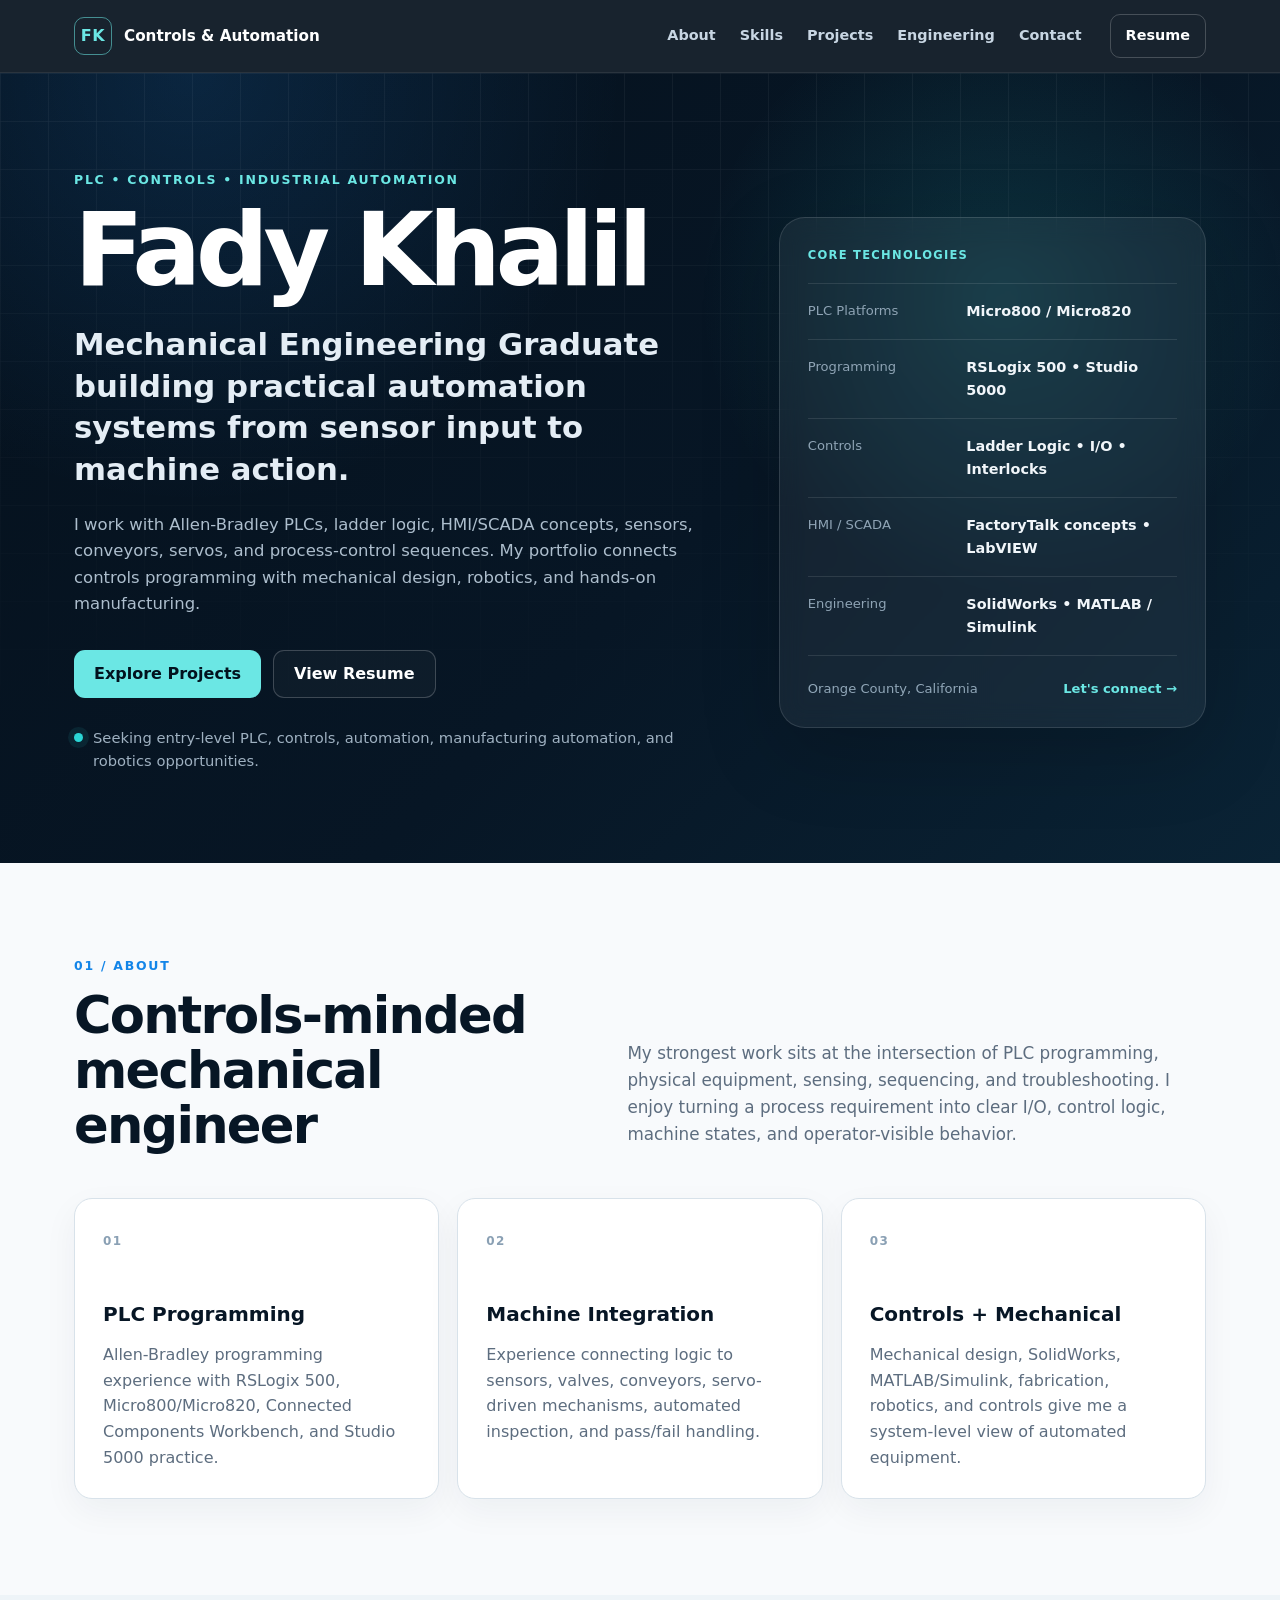
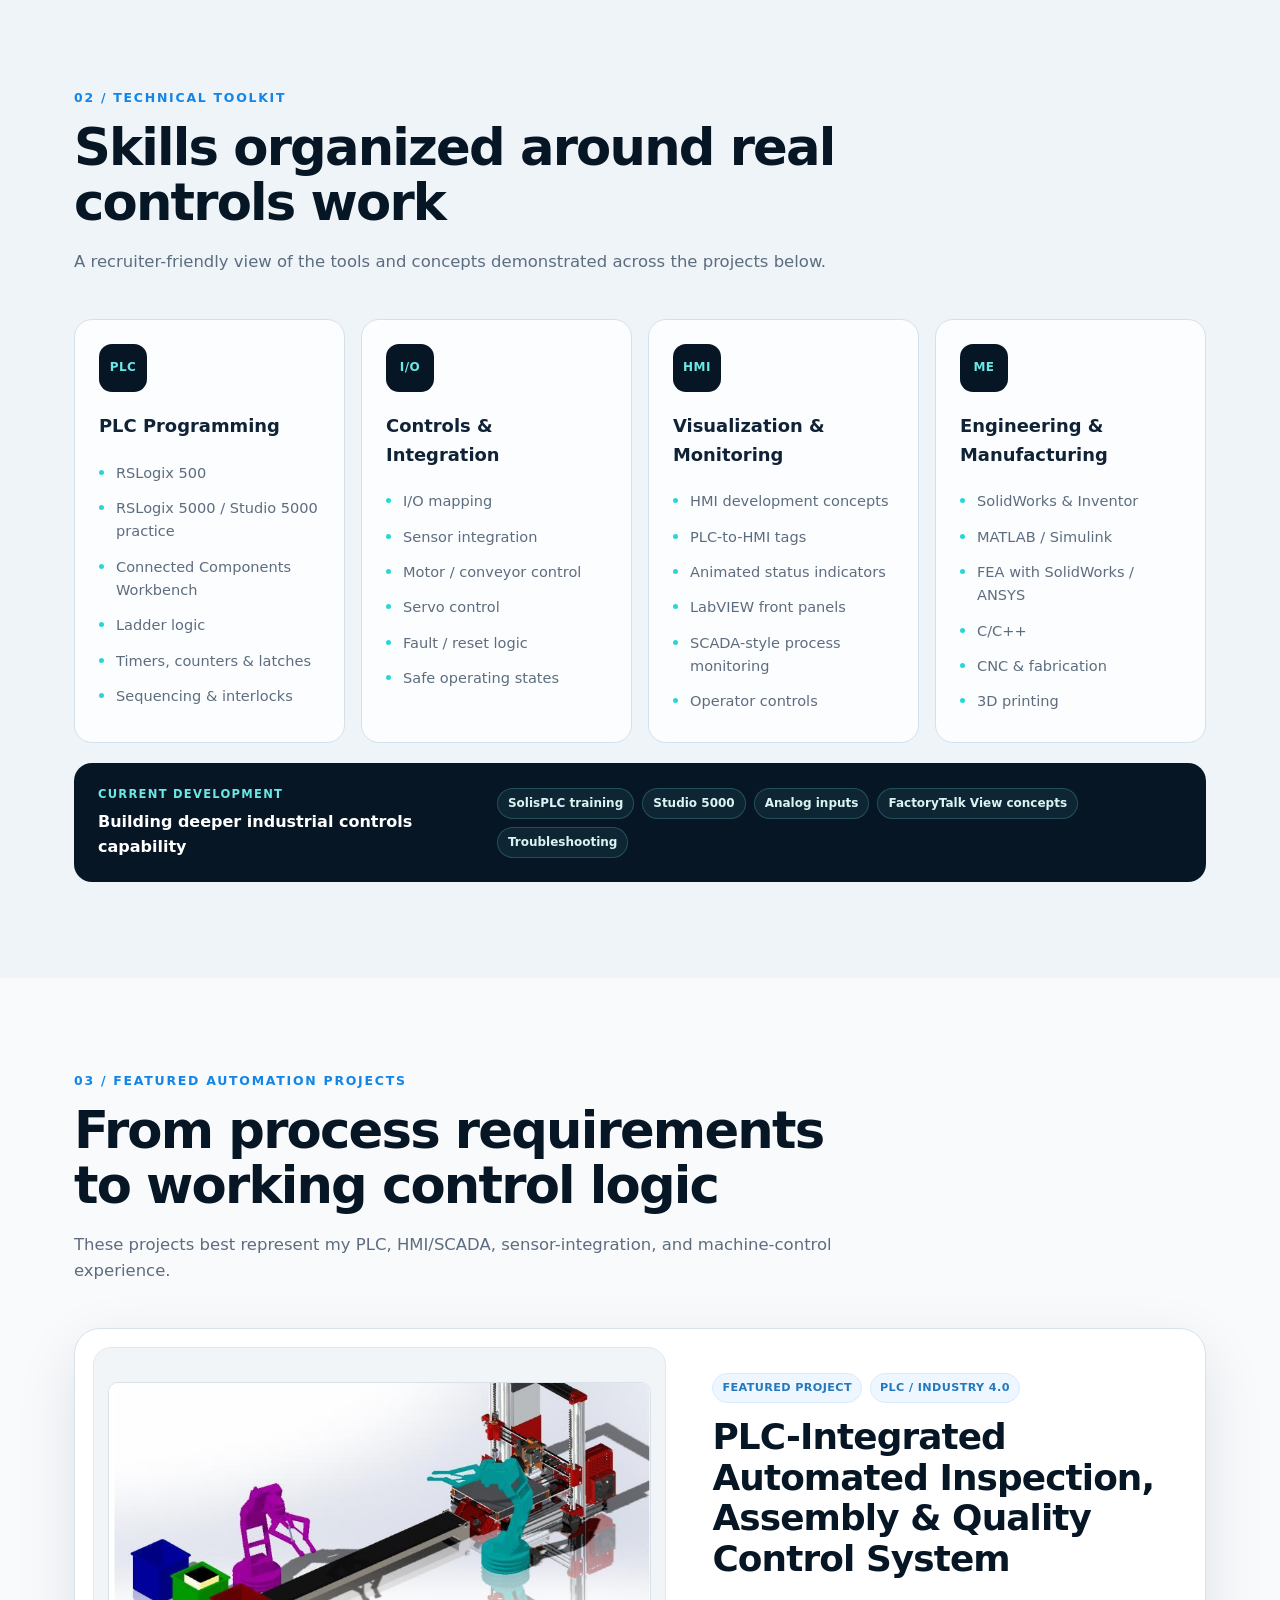
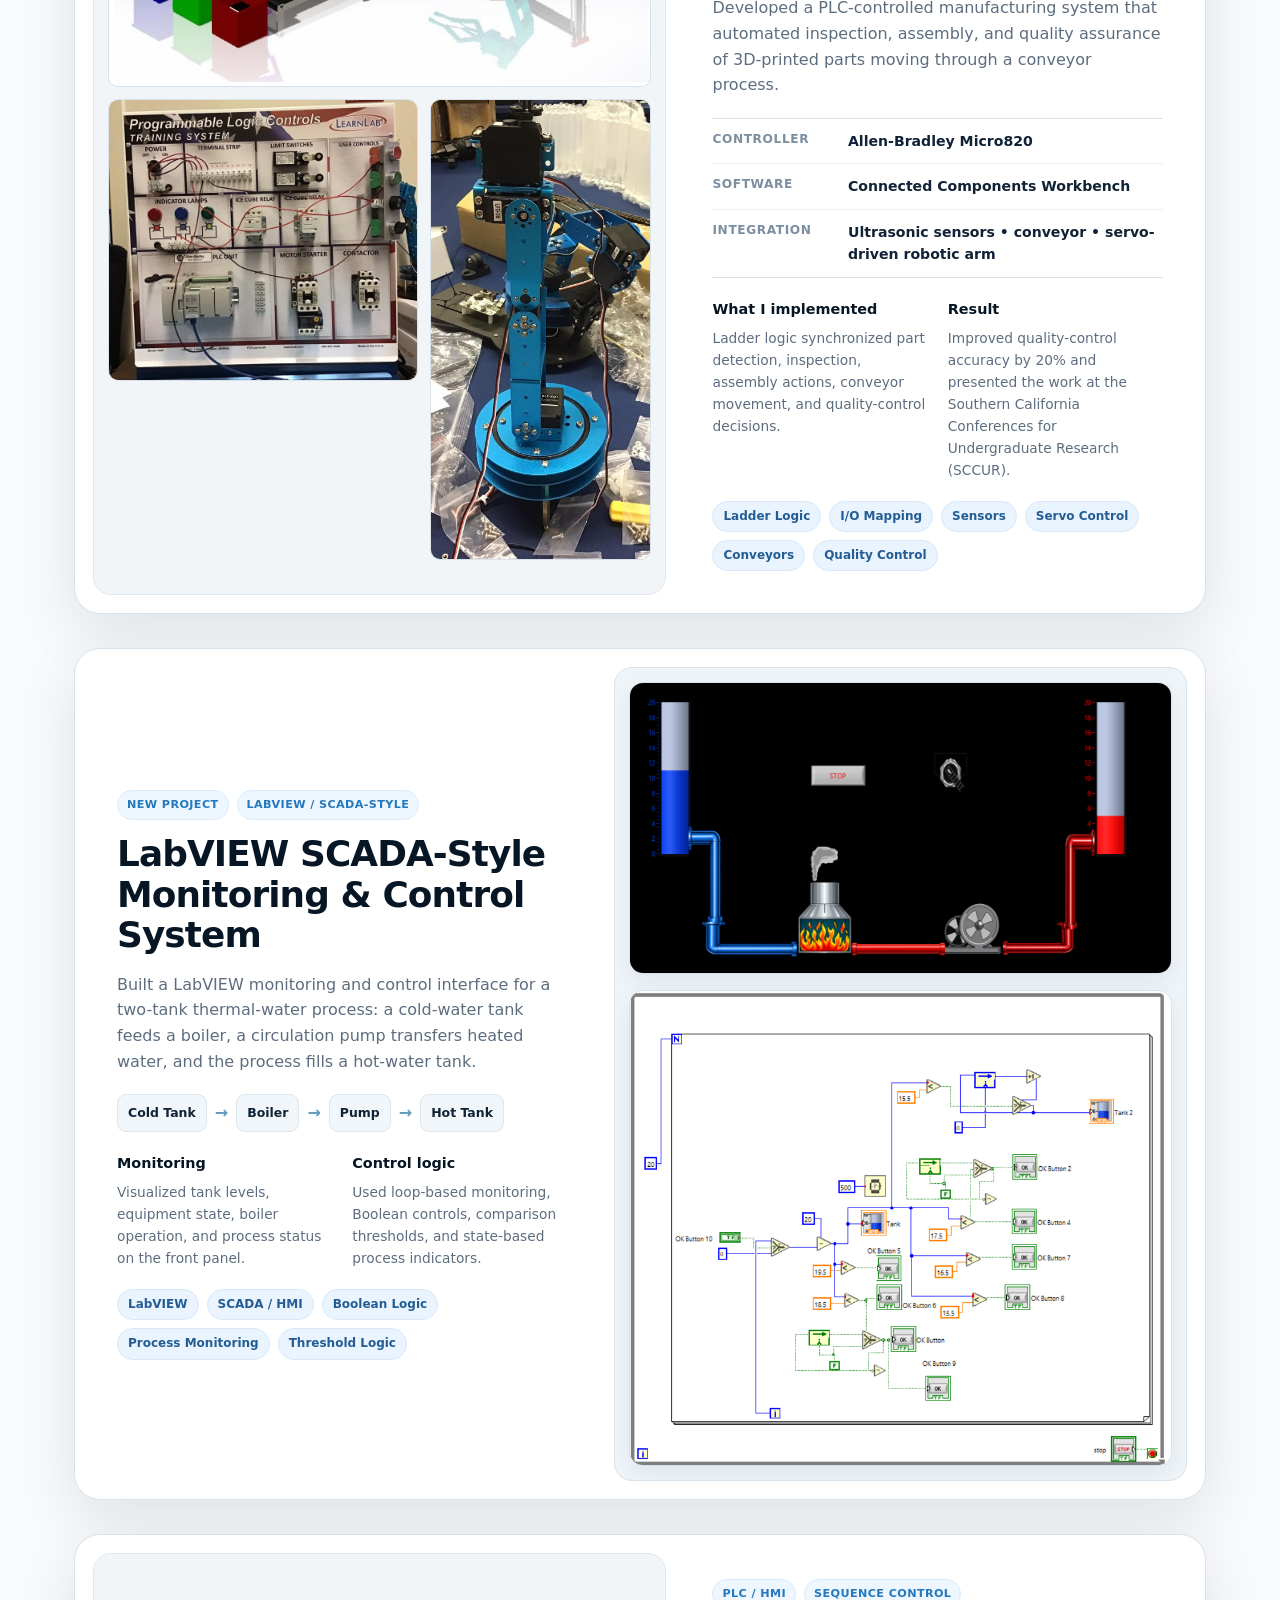
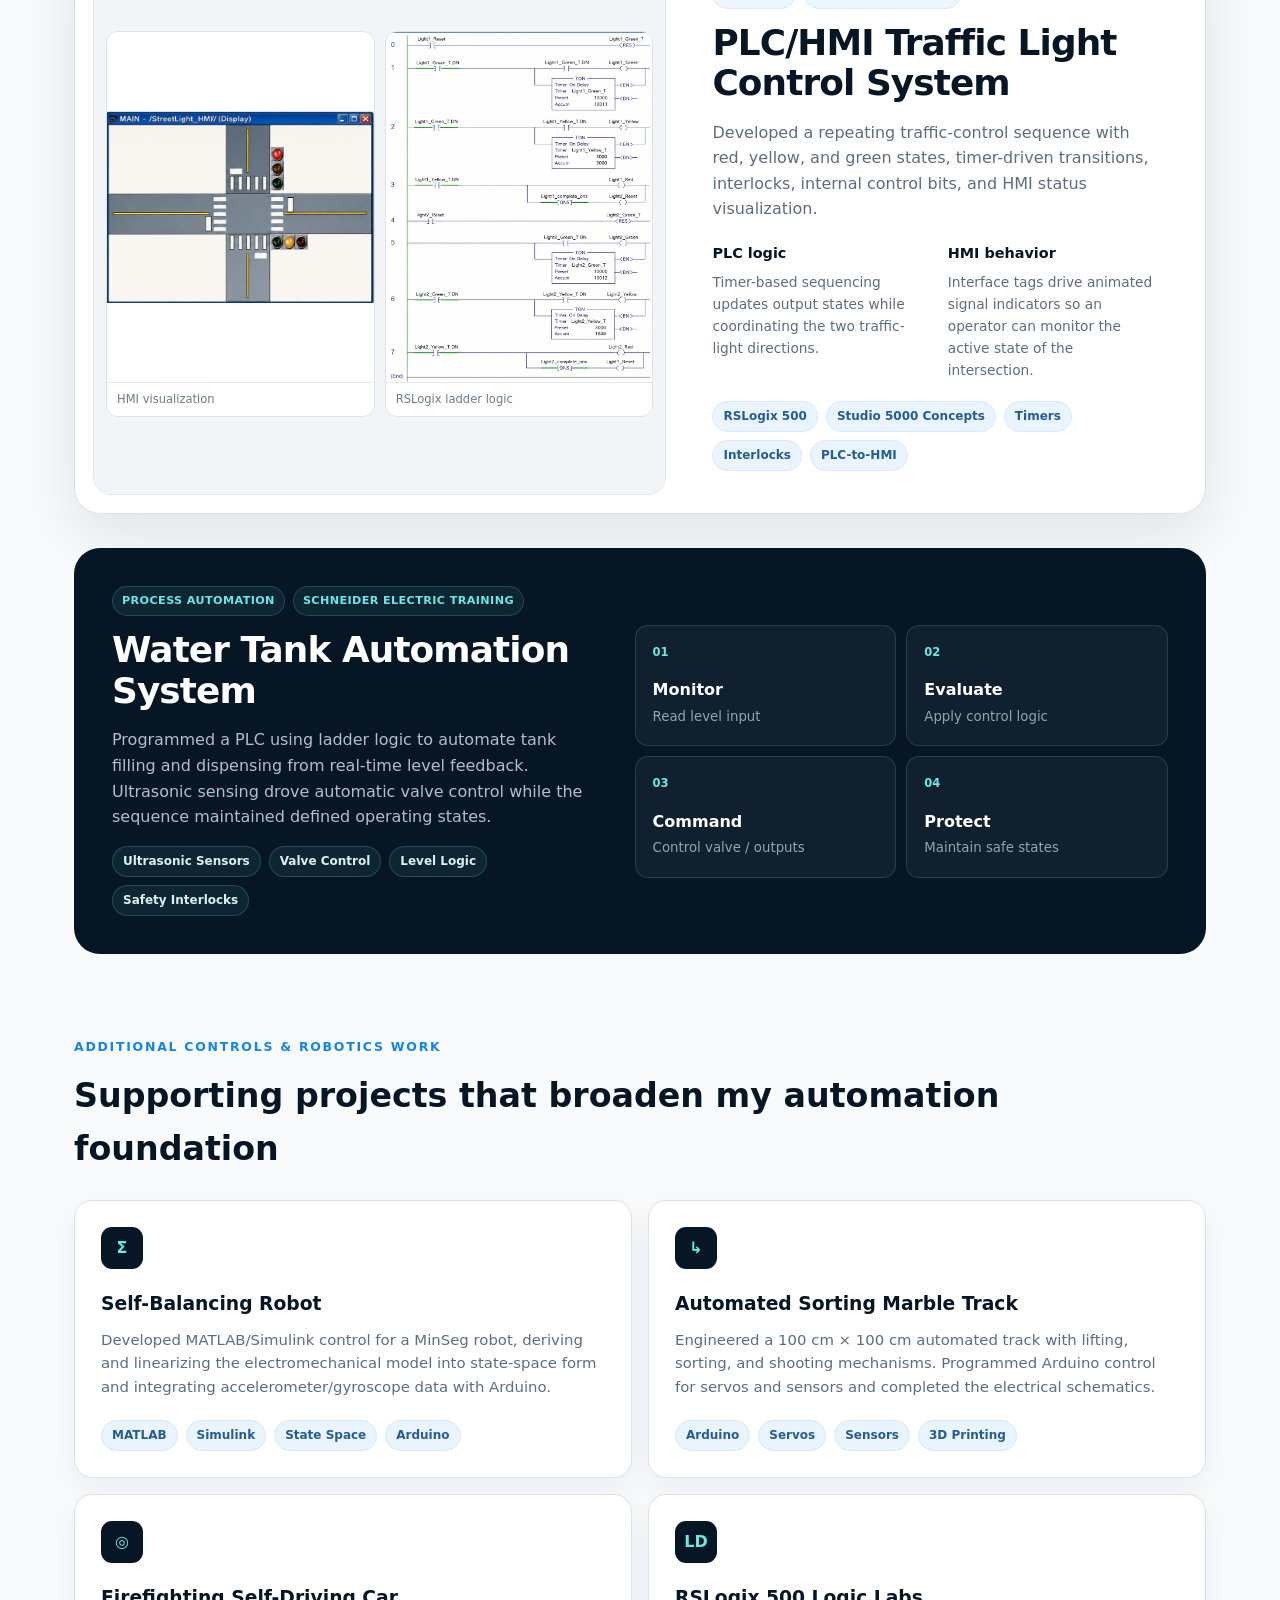
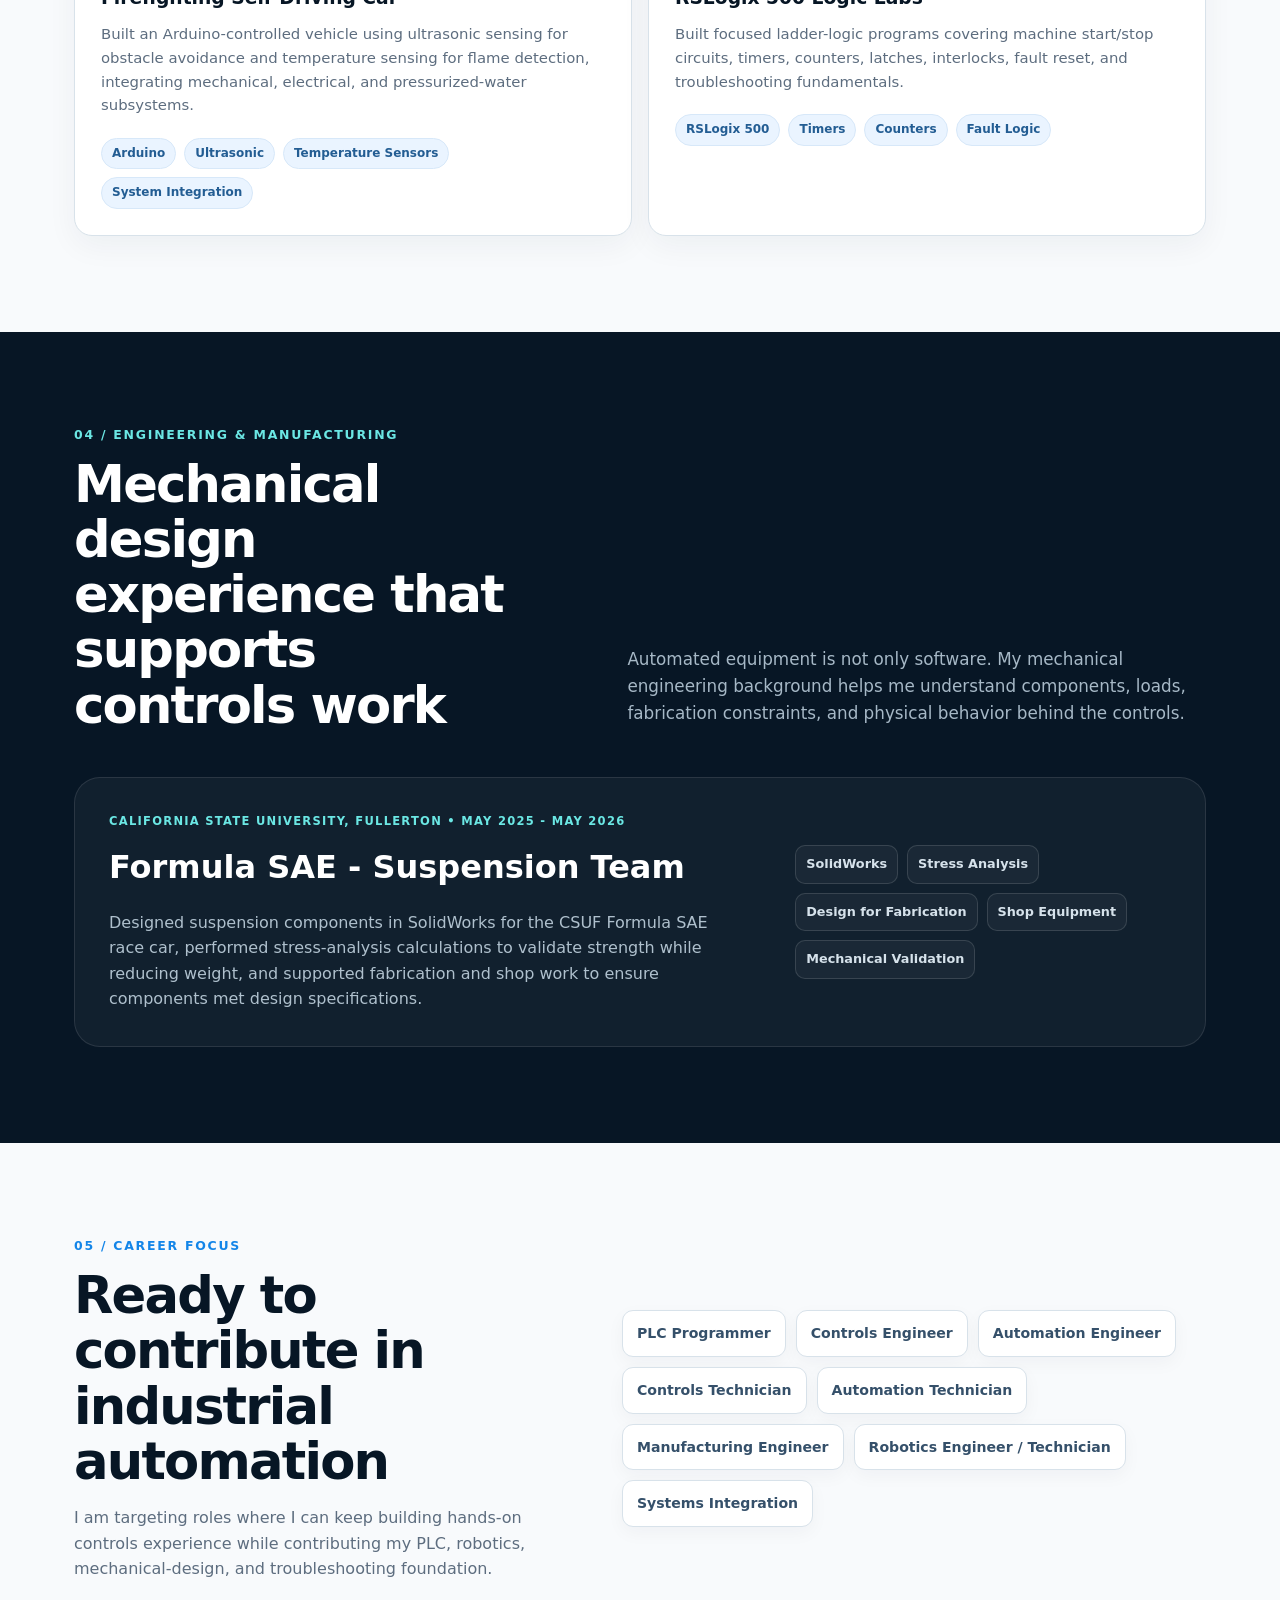
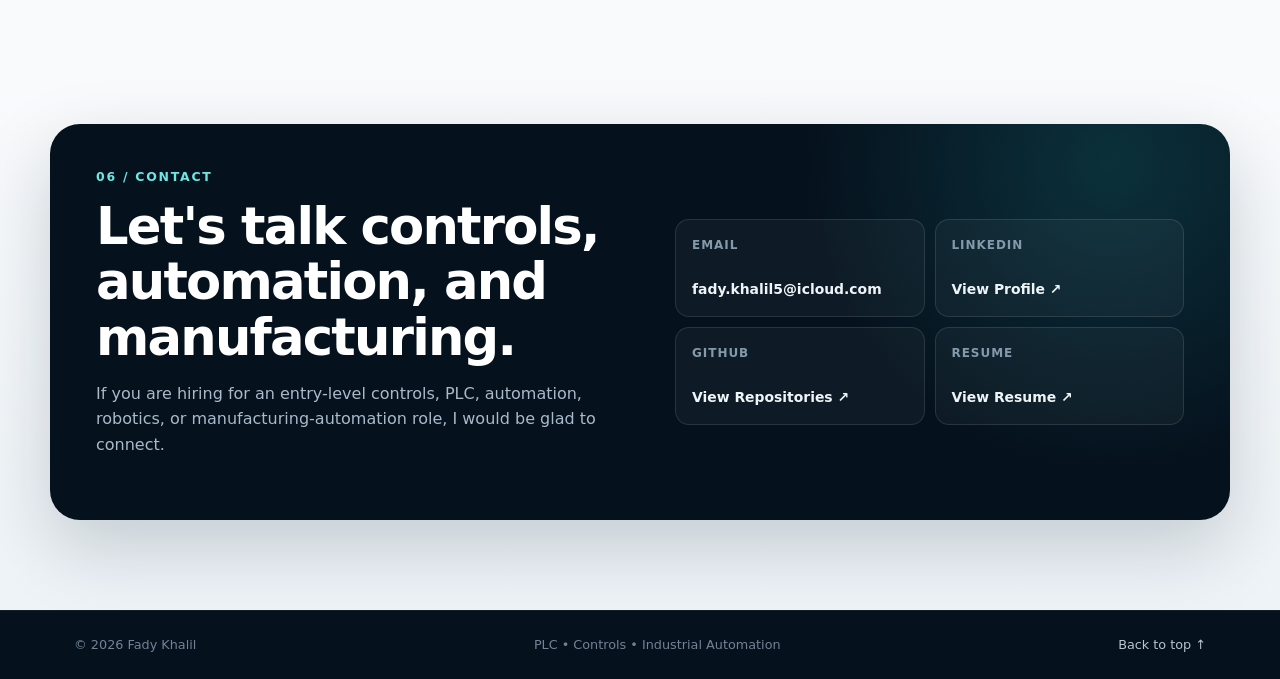
<file: index.html>
<!DOCTYPE html><html lang="en"><head><meta charset="UTF-8"><meta name="viewport" content="width=device-width,initial-scale=1"><meta name="description" content="Fady Khalil - Mechanical Engineering graduate focused on PLC programming, industrial automation, controls, HMI/SCADA, robotics, and manufacturing systems."><meta name="theme-color" content="#071625"><title>Fady Khalil | PLC, Controls & Automation Portfolio</title><link rel="stylesheet" href="style.css"><link rel="stylesheet" href="labview.css"></head><body><a class="skip-link" href="#main">Skip to content</a><nav class="site-nav"><div class="nav-inner"><a class="brand" href="#top"><span class="brand-mark">FK</span><span class="brand-text">Controls & Automation</span></a><div class="nav-links"><a href="#about">About</a><a href="#skills">Skills</a><a href="#projects">Projects</a><a href="#engineering">Engineering</a><a href="#contact">Contact</a></div><a class="nav-cta" href="resume.html" target="_blank" rel="noopener">Resume</a></div></nav><header class="hero" id="top"><div class="hero-grid"><div class="hero-copy"><p class="eyebrow">PLC • Controls • Industrial Automation</p><h1>Fady Khalil</h1><p class="hero-title">Mechanical Engineering Graduate building practical automation systems from sensor input to machine action.</p><p class="hero-summary">I work with Allen-Bradley PLCs, ladder logic, HMI/SCADA concepts, sensors, conveyors, servos, and process-control sequences. My portfolio connects controls programming with mechanical design, robotics, and hands-on manufacturing.</p><div class="hero-actions"><a class="button button-primary" href="#projects">Explore Projects</a><a class="button button-secondary" href="resume.html" target="_blank" rel="noopener">View Resume</a></div><div class="availability"><span class="status-dot"></span><span>Seeking entry-level PLC, controls, automation, manufacturing automation, and robotics opportunities.</span></div></div><aside class="hero-panel"><p class="panel-label">Core technologies</p><div class="tech-stack"><div class="tech-row"><span>PLC Platforms</span><strong>Micro800 / Micro820</strong></div><div class="tech-row"><span>Programming</span><strong>RSLogix 500 • Studio 5000</strong></div><div class="tech-row"><span>Controls</span><strong>Ladder Logic • I/O • Interlocks</strong></div><div class="tech-row"><span>HMI / SCADA</span><strong>FactoryTalk concepts • LabVIEW</strong></div><div class="tech-row"><span>Engineering</span><strong>SolidWorks • MATLAB / Simulink</strong></div></div><div class="panel-footer"><span>Orange County, California</span><a href="#contact">Let's connect →</a></div></aside></div></header><main id="main"><section class="section" id="about"><div class="section-heading split-heading"><div><p class="eyebrow">01 / About</p><h2>Controls-minded mechanical engineer</h2></div><p>My strongest work sits at the intersection of PLC programming, physical equipment, sensing, sequencing, and troubleshooting. I enjoy turning a process requirement into clear I/O, control logic, machine states, and operator-visible behavior.</p></div><div class="value-grid"><article class="value-card"><span class="card-number">01</span><h3>PLC Programming</h3><p>Allen-Bradley programming experience with RSLogix 500, Micro800/Micro820, Connected Components Workbench, and Studio 5000 practice.</p></article><article class="value-card"><span class="card-number">02</span><h3>Machine Integration</h3><p>Experience connecting logic to sensors, valves, conveyors, servo-driven mechanisms, automated inspection, and pass/fail handling.</p></article><article class="value-card"><span class="card-number">03</span><h3>Controls + Mechanical</h3><p>Mechanical design, SolidWorks, MATLAB/Simulink, fabrication, robotics, and controls give me a system-level view of automated equipment.</p></article></div></section><section class="section section-tinted" id="skills"><div class="section-heading"><p class="eyebrow">02 / Technical toolkit</p><h2>Skills organized around real controls work</h2><p class="section-intro">A recruiter-friendly view of the tools and concepts demonstrated across the projects below.</p></div><div class="skills-grid"><article class="skill-card"><div class="skill-icon">PLC</div><h3>PLC Programming</h3><ul class="clean-list"><li>RSLogix 500</li><li>RSLogix 5000 / Studio 5000 practice</li><li>Connected Components Workbench</li><li>Ladder logic</li><li>Timers, counters & latches</li><li>Sequencing & interlocks</li></ul></article><article class="skill-card"><div class="skill-icon">I/O</div><h3>Controls & Integration</h3><ul class="clean-list"><li>I/O mapping</li><li>Sensor integration</li><li>Motor / conveyor control</li><li>Servo control</li><li>Fault / reset logic</li><li>Safe operating states</li></ul></article><article class="skill-card"><div class="skill-icon">HMI</div><h3>Visualization & Monitoring</h3><ul class="clean-list"><li>HMI development concepts</li><li>PLC-to-HMI tags</li><li>Animated status indicators</li><li>LabVIEW front panels</li><li>SCADA-style process monitoring</li><li>Operator controls</li></ul></article><article class="skill-card"><div class="skill-icon">ME</div><h3>Engineering & Manufacturing</h3><ul class="clean-list"><li>SolidWorks & Inventor</li><li>MATLAB / Simulink</li><li>FEA with SolidWorks / ANSYS</li><li>C/C++</li><li>CNC & fabrication</li><li>3D printing</li></ul></article></div><div class="learning-strip"><div><p class="mini-label">Current development</p><strong>Building deeper industrial controls capability</strong></div><div class="chip-group"><span class="chip">SolisPLC training</span><span class="chip">Studio 5000</span><span class="chip">Analog inputs</span><span class="chip">FactoryTalk View concepts</span><span class="chip">Troubleshooting</span></div></div></section><section class="section" id="projects"><div class="section-heading"><p class="eyebrow">03 / Featured automation projects</p><h2>From process requirements to working control logic</h2><p class="section-intro">These projects best represent my PLC, HMI/SCADA, sensor-integration, and machine-control experience.</p></div><article class="feature-project"><div class="feature-media inspection-gallery"><a class="inspection-layout" href="images/Automated%20Inspection.png" target="_blank" rel="noopener"><img src="images/Automated%20Inspection.png" alt="Factory layout with a 3D printer, two robotic arms, conveyor, and sorting bins" width="790" height="441" loading="lazy"></a><div class="inspection-details"><div class="inspection-controls"><a class="" href="images/inspection-plc-trainer.jpg" target="_blank" rel="noopener"><img src="images/inspection-plc-trainer.jpg" alt="PLC training panel with Allen-Bradley controller, terminal strip, switches, and indicator lamps" width="1536" height="1397" loading="lazy"></a></div><a class="inspection-robot" href="images/inspection-robotic-arm.jpg" target="_blank" rel="noopener"><img src="images/inspection-robotic-arm.jpg" alt="Blue servo-driven robotic arm from the project setup" width="733" height="1536" loading="lazy"></a></div></div><div class="feature-content"><div class="project-kicker"><span>Featured Project</span><span>PLC / Industry 4.0</span></div><h3>PLC-Integrated Automated Inspection, Assembly & Quality Control System</h3><p class="project-lead">Developed a PLC-controlled manufacturing system that automated inspection, assembly, and quality assurance of 3D-printed parts moving through a conveyor process.</p><div class="project-facts"><div><span>Controller</span><strong>Allen-Bradley Micro820</strong></div><div><span>Software</span><strong>Connected Components Workbench</strong></div><div><span>Integration</span><strong>Ultrasonic sensors • conveyor • servo-driven robotic arm</strong></div></div><div class="project-detail-grid"><div><h4>What I implemented</h4><p>Ladder logic synchronized part detection, inspection, assembly actions, conveyor movement, and quality-control decisions.</p></div><div><h4>Result</h4><p>Improved quality-control accuracy by 20% and presented the work at the Southern California Conferences for Undergraduate Research (SCCUR).</p></div></div><div class="chip-group"><span class="chip">Ladder Logic</span><span class="chip">I/O Mapping</span><span class="chip">Sensors</span><span class="chip">Servo Control</span><span class="chip">Conveyors</span><span class="chip">Quality Control</span></div></div></article><article class="feature-project feature-project-reverse"><div class="feature-media labview-concept"><img src="images/labview_scada_front_panel.png" alt="LabVIEW front panel showing cold-water and hot-water tank levels, boiler, circulation pump, and operator controls" width="1192" height="637" loading="lazy"><img src="images/labview_block_diagram.png" alt="LabVIEW block diagram with loop-based monitoring, Boolean controls, and tank-level comparison logic" width="955" height="836" loading="lazy"></div><div class="feature-content"><div class="project-kicker"><span>New Project</span><span>LabVIEW / SCADA-style</span></div><h3>LabVIEW SCADA-Style Monitoring & Control System</h3><p class="project-lead">Built a LabVIEW monitoring and control interface for a two-tank thermal-water process: a cold-water tank feeds a boiler, a circulation pump transfers heated water, and the process fills a hot-water tank.</p><div class="process-flow"><span>Cold Tank</span><b>→</b><span>Boiler</span><b>→</b><span>Pump</span><b>→</b><span>Hot Tank</span></div><div class="project-detail-grid"><div><h4>Monitoring</h4><p>Visualized tank levels, equipment state, boiler operation, and process status on the front panel.</p></div><div><h4>Control logic</h4><p>Used loop-based monitoring, Boolean controls, comparison thresholds, and state-based process indicators.</p></div></div><div class="chip-group"><span class="chip">LabVIEW</span><span class="chip">SCADA / HMI</span><span class="chip">Boolean Logic</span><span class="chip">Process Monitoring</span><span class="chip">Threshold Logic</span></div></div></article><article class="feature-project"><div class="feature-media dual-gallery"><figure><img src="images/hmi_traffic_light.png" alt="Traffic light HMI" loading="lazy"><figcaption>HMI visualization</figcaption></figure><figure><img src="images/logic_traffic_light.png" alt="RSLogix ladder logic for traffic light sequencing" loading="lazy"><figcaption>RSLogix ladder logic</figcaption></figure></div><div class="feature-content"><div class="project-kicker"><span>PLC / HMI</span><span>Sequence Control</span></div><h3>PLC/HMI Traffic Light Control System</h3><p class="project-lead">Developed a repeating traffic-control sequence with red, yellow, and green states, timer-driven transitions, interlocks, internal control bits, and HMI status visualization.</p><div class="project-detail-grid"><div><h4>PLC logic</h4><p>Timer-based sequencing updates output states while coordinating the two traffic-light directions.</p></div><div><h4>HMI behavior</h4><p>Interface tags drive animated signal indicators so an operator can monitor the active state of the intersection.</p></div></div><div class="chip-group"><span class="chip">RSLogix 500</span><span class="chip">Studio 5000 Concepts</span><span class="chip">Timers</span><span class="chip">Interlocks</span><span class="chip">PLC-to-HMI</span></div></div></article><article class="project-wide"><div class="project-wide-copy"><div class="project-kicker"><span>Process Automation</span><span>Schneider Electric Training</span></div><h3>Water Tank Automation System</h3><p>Programmed a PLC using ladder logic to automate tank filling and dispensing from real-time level feedback. Ultrasonic sensing drove automatic valve control while the sequence maintained defined operating states.</p><div class="chip-group"><span class="chip">Ultrasonic Sensors</span><span class="chip">Valve Control</span><span class="chip">Level Logic</span><span class="chip">Safety Interlocks</span></div></div><div class="control-sequence"><div><span>01</span><strong>Monitor</strong><small>Read level input</small></div><div><span>02</span><strong>Evaluate</strong><small>Apply control logic</small></div><div><span>03</span><strong>Command</strong><small>Control valve / outputs</small></div><div><span>04</span><strong>Protect</strong><small>Maintain safe states</small></div></div></article><div class="subsection-heading"><p class="eyebrow">Additional controls & robotics work</p><h3>Supporting projects that broaden my automation foundation</h3></div><div class="project-card-grid"><article class="compact-project"><div class="compact-icon">Σ</div><h3>Self-Balancing Robot</h3><p>Developed MATLAB/Simulink control for a MinSeg robot, deriving and linearizing the electromechanical model into state-space form and integrating accelerometer/gyroscope data with Arduino.</p><div class="chip-group"><span class="chip">MATLAB</span><span class="chip">Simulink</span><span class="chip">State Space</span><span class="chip">Arduino</span></div></article><article class="compact-project"><div class="compact-icon">↳</div><h3>Automated Sorting Marble Track</h3><p>Engineered a 100 cm × 100 cm automated track with lifting, sorting, and shooting mechanisms. Programmed Arduino control for servos and sensors and completed the electrical schematics.</p><div class="chip-group"><span class="chip">Arduino</span><span class="chip">Servos</span><span class="chip">Sensors</span><span class="chip">3D Printing</span></div></article><article class="compact-project"><div class="compact-icon">◎</div><h3>Firefighting Self-Driving Car</h3><p>Built an Arduino-controlled vehicle using ultrasonic sensing for obstacle avoidance and temperature sensing for flame detection, integrating mechanical, electrical, and pressurized-water subsystems.</p><div class="chip-group"><span class="chip">Arduino</span><span class="chip">Ultrasonic</span><span class="chip">Temperature Sensors</span><span class="chip">System Integration</span></div></article><article class="compact-project"><div class="compact-icon">LD</div><h3>RSLogix 500 Logic Labs</h3><p>Built focused ladder-logic programs covering machine start/stop circuits, timers, counters, latches, interlocks, fault reset, and troubleshooting fundamentals.</p><div class="chip-group"><span class="chip">RSLogix 500</span><span class="chip">Timers</span><span class="chip">Counters</span><span class="chip">Fault Logic</span></div></article></div></section><section class="section section-dark" id="engineering"><div class="section-heading split-heading dark-heading"><div><p class="eyebrow">04 / Engineering & manufacturing</p><h2>Mechanical design experience that supports controls work</h2></div><p>Automated equipment is not only software. My mechanical engineering background helps me understand components, loads, fabrication constraints, and physical behavior behind the controls.</p></div><article class="engineering-feature"><div><p class="mini-label">California State University, Fullerton • May 2025 - May 2026</p><h3>Formula SAE - Suspension Team</h3><p>Designed suspension components in SolidWorks for the CSUF Formula SAE race car, performed stress-analysis calculations to validate strength while reducing weight, and supported fabrication and shop work to ensure components met design specifications.</p></div><div class="engineering-tags"><span>SolidWorks</span><span>Stress Analysis</span><span>Design for Fabrication</span><span>Shop Equipment</span><span>Mechanical Validation</span></div></article></section><section class="section career-section"><div class="career-copy"><p class="eyebrow">05 / Career focus</p><h2>Ready to contribute in industrial automation</h2><p>I am targeting roles where I can keep building hands-on controls experience while contributing my PLC, robotics, mechanical-design, and troubleshooting foundation.</p></div><div class="role-cloud"><span>PLC Programmer</span><span>Controls Engineer</span><span>Automation Engineer</span><span>Controls Technician</span><span>Automation Technician</span><span>Manufacturing Engineer</span><span>Robotics Engineer / Technician</span><span>Systems Integration</span></div></section><section class="contact-section" id="contact"><div class="contact-card"><div><p class="eyebrow">06 / Contact</p><h2>Let's talk controls, automation, and manufacturing.</h2><p>If you are hiring for an entry-level controls, PLC, automation, robotics, or manufacturing-automation role, I would be glad to connect.</p></div><div class="contact-actions"><a class="contact-link" href="mailto:fady.khalil5@icloud.com"><span>Email</span><strong>fady.khalil5@icloud.com</strong></a><a class="contact-link" href="https://www.linkedin.com/in/fady-khalil-84aa421b5" target="_blank" rel="noopener"><span>LinkedIn</span><strong>View Profile ↗</strong></a><a class="contact-link" href="https://github.com/FadyKhalil-Control" target="_blank" rel="noopener"><span>GitHub</span><strong>View Repositories ↗</strong></a><a class="contact-link" href="resume.html" target="_blank" rel="noopener"><span>Resume</span><strong>View Resume ↗</strong></a></div></div></section></main><footer><span>© 2026 Fady Khalil</span><span>PLC • Controls • Industrial Automation</span><a href="#top">Back to top ↑</a></footer></body></html>
</file>
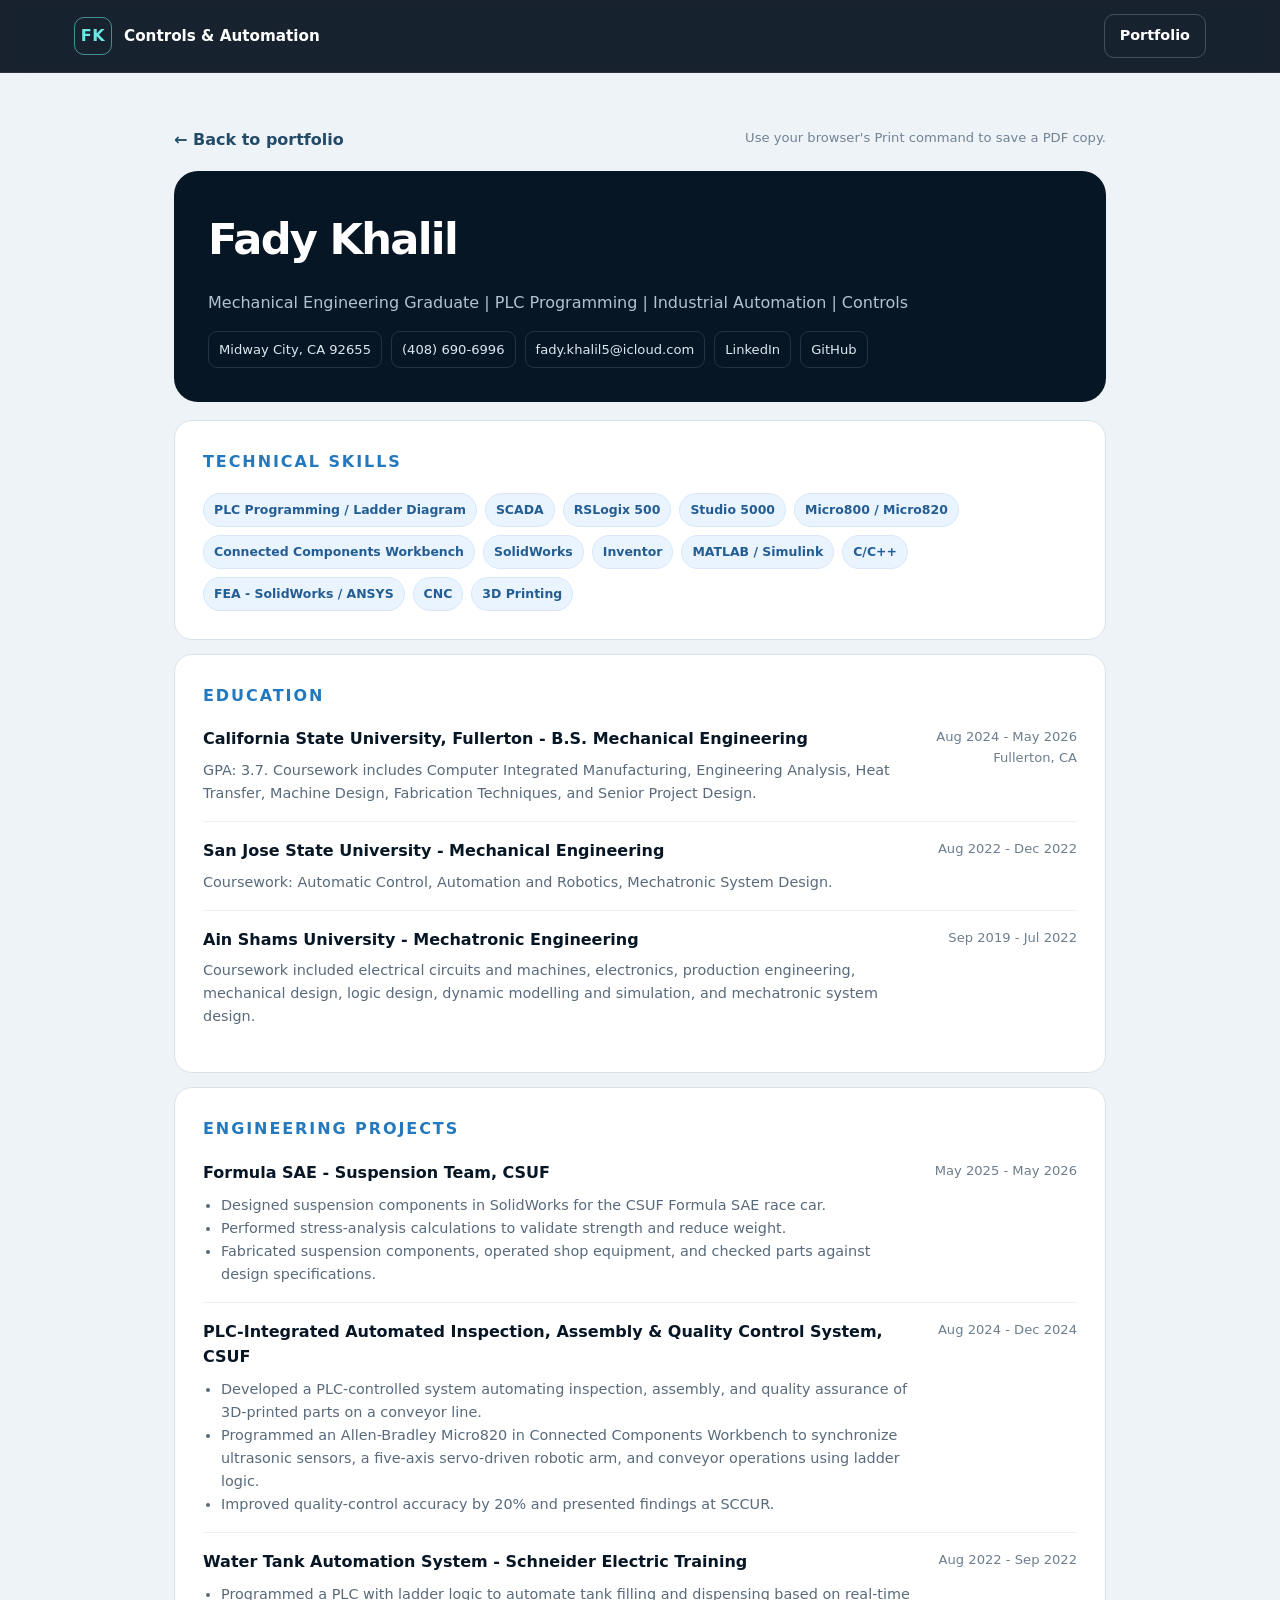
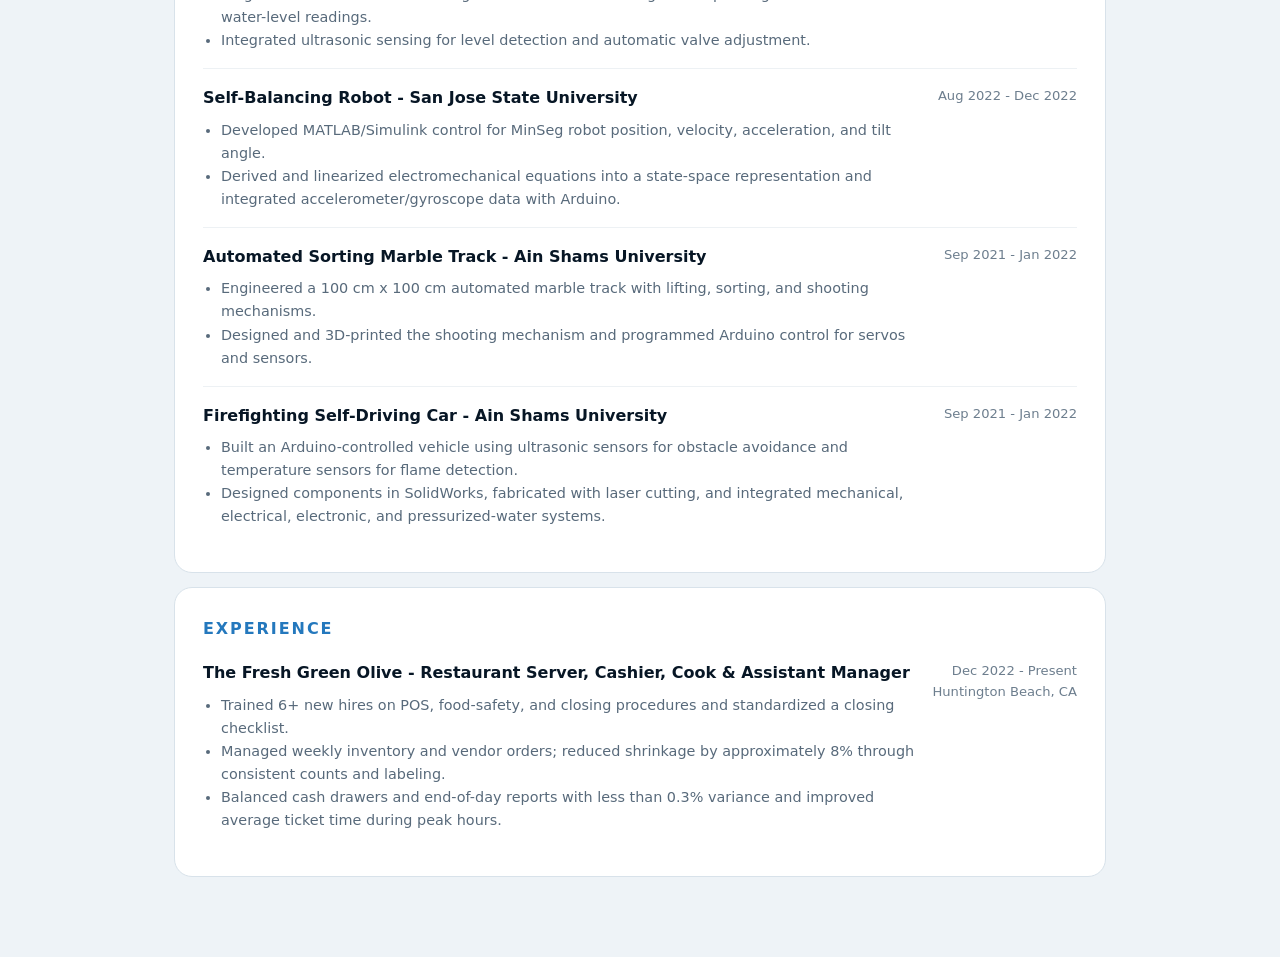
<file: resume.html>
<!DOCTYPE html><html lang="en"><head><meta charset="UTF-8"><meta name="viewport" content="width=device-width,initial-scale=1"><meta name="description" content="Resume of Fady Khalil, Mechanical Engineering graduate focused on PLC programming, controls and industrial automation."><title>Fady Khalil | Resume</title><link rel="stylesheet" href="style.css"><style>body{background:#eef3f7}.resume-shell{max-width:980px;margin:0 auto;padding:54px 24px 80px}.resume-top{background:#071625;color:#fff;border-radius:24px;padding:34px;margin-bottom:18px}.resume-top h1{margin:0;font-size:2.7rem;letter-spacing:-.04em}.resume-top p{color:#b2c3d0}.resume-contact{display:flex;flex-wrap:wrap;gap:9px}.resume-contact a,.resume-contact span{font-size:.82rem;color:#dce8ef;text-decoration:none;border:1px solid rgba(255,255,255,.12);border-radius:9px;padding:7px 10px}.resume-block{background:#fff;border:1px solid #d8e2ea;border-radius:18px;padding:28px;margin-top:14px}.resume-block h2{font-size:1rem;text-transform:uppercase;letter-spacing:.12em;color:#2478bd;margin:0 0 18px}.resume-item{display:grid;grid-template-columns:1fr auto;gap:18px;padding:16px 0;border-top:1px solid #edf1f4}.resume-item:first-of-type{border-top:0;padding-top:0}.resume-item h3{margin:0;color:#071625;font-size:1rem}.resume-item .meta{text-align:right;color:#6d7e8e;font-size:.82rem}.resume-item p{margin:7px 0 0;color:#586a7b;font-size:.9rem}.resume-item ul{margin:8px 0 0;padding-left:18px;color:#586a7b;font-size:.9rem}.resume-skills{display:flex;flex-wrap:wrap;gap:8px}.resume-skills span{background:#eaf4ff;border:1px solid #d7e8f9;color:#235d93;padding:6px 10px;border-radius:999px;font-size:.78rem;font-weight:750}.resume-actions{display:flex;justify-content:space-between;gap:12px;margin-bottom:18px}.resume-actions a{text-decoration:none;color:#234b68;font-weight:800}.print-note{color:#718394;font-size:.82rem}@media(max-width:700px){.resume-item{grid-template-columns:1fr}.resume-item .meta{text-align:left}.resume-top h1{font-size:2.2rem}}@media print{.site-nav,.resume-actions,.print-note{display:none!important}body{background:#fff}.resume-shell{max-width:none;padding:0}.resume-top,.resume-block{break-inside:avoid;box-shadow:none}}</style></head><body><nav class="site-nav"><div class="nav-inner"><a class="brand" href="index.html"><span class="brand-mark">FK</span><span class="brand-text">Controls & Automation</span></a><a class="nav-cta" href="index.html">Portfolio</a></div></nav><main class="resume-shell"><div class="resume-actions"><a href="index.html">← Back to portfolio</a><span class="print-note">Use your browser's Print command to save a PDF copy.</span></div><header class="resume-top"><h1>Fady Khalil</h1><p>Mechanical Engineering Graduate | PLC Programming | Industrial Automation | Controls</p><div class="resume-contact"><span>Midway City, CA 92655</span><span>(408) 690-6996</span><a href="mailto:fady.khalil5@icloud.com">fady.khalil5@icloud.com</a><a href="https://www.linkedin.com/in/fady-khalil-84aa421b5">LinkedIn</a><a href="https://github.com/FadyKhalil-Control">GitHub</a></div></header><section class="resume-block"><h2>Technical Skills</h2><div class="resume-skills"><span>PLC Programming / Ladder Diagram</span><span>SCADA</span><span>RSLogix 500</span><span>Studio 5000</span><span>Micro800 / Micro820</span><span>Connected Components Workbench</span><span>SolidWorks</span><span>Inventor</span><span>MATLAB / Simulink</span><span>C/C++</span><span>FEA - SolidWorks / ANSYS</span><span>CNC</span><span>3D Printing</span></div></section><section class="resume-block"><h2>Education</h2><div class="resume-item"><div><h3>California State University, Fullerton - B.S. Mechanical Engineering</h3><p>GPA: 3.7. Coursework includes Computer Integrated Manufacturing, Engineering Analysis, Heat Transfer, Machine Design, Fabrication Techniques, and Senior Project Design.</p></div><div class="meta">Aug 2024 - May 2026<br>Fullerton, CA</div></div><div class="resume-item"><div><h3>San Jose State University - Mechanical Engineering</h3><p>Coursework: Automatic Control, Automation and Robotics, Mechatronic System Design.</p></div><div class="meta">Aug 2022 - Dec 2022</div></div><div class="resume-item"><div><h3>Ain Shams University - Mechatronic Engineering</h3><p>Coursework included electrical circuits and machines, electronics, production engineering, mechanical design, logic design, dynamic modelling and simulation, and mechatronic system design.</p></div><div class="meta">Sep 2019 - Jul 2022</div></div></section><section class="resume-block"><h2>Engineering Projects</h2><div class="resume-item"><div><h3>Formula SAE - Suspension Team, CSUF</h3><ul><li>Designed suspension components in SolidWorks for the CSUF Formula SAE race car.</li><li>Performed stress-analysis calculations to validate strength and reduce weight.</li><li>Fabricated suspension components, operated shop equipment, and checked parts against design specifications.</li></ul></div><div class="meta">May 2025 - May 2026</div></div><div class="resume-item"><div><h3>PLC-Integrated Automated Inspection, Assembly & Quality Control System, CSUF</h3><ul><li>Developed a PLC-controlled system automating inspection, assembly, and quality assurance of 3D-printed parts on a conveyor line.</li><li>Programmed an Allen-Bradley Micro820 in Connected Components Workbench to synchronize ultrasonic sensors, a five-axis servo-driven robotic arm, and conveyor operations using ladder logic.</li><li>Improved quality-control accuracy by 20% and presented findings at SCCUR.</li></ul></div><div class="meta">Aug 2024 - Dec 2024</div></div><div class="resume-item"><div><h3>Water Tank Automation System - Schneider Electric Training</h3><ul><li>Programmed a PLC with ladder logic to automate tank filling and dispensing based on real-time water-level readings.</li><li>Integrated ultrasonic sensing for level detection and automatic valve adjustment.</li></ul></div><div class="meta">Aug 2022 - Sep 2022</div></div><div class="resume-item"><div><h3>Self-Balancing Robot - San Jose State University</h3><ul><li>Developed MATLAB/Simulink control for MinSeg robot position, velocity, acceleration, and tilt angle.</li><li>Derived and linearized electromechanical equations into a state-space representation and integrated accelerometer/gyroscope data with Arduino.</li></ul></div><div class="meta">Aug 2022 - Dec 2022</div></div><div class="resume-item"><div><h3>Automated Sorting Marble Track - Ain Shams University</h3><ul><li>Engineered a 100 cm x 100 cm automated marble track with lifting, sorting, and shooting mechanisms.</li><li>Designed and 3D-printed the shooting mechanism and programmed Arduino control for servos and sensors.</li></ul></div><div class="meta">Sep 2021 - Jan 2022</div></div><div class="resume-item"><div><h3>Firefighting Self-Driving Car - Ain Shams University</h3><ul><li>Built an Arduino-controlled vehicle using ultrasonic sensors for obstacle avoidance and temperature sensors for flame detection.</li><li>Designed components in SolidWorks, fabricated with laser cutting, and integrated mechanical, electrical, electronic, and pressurized-water systems.</li></ul></div><div class="meta">Sep 2021 - Jan 2022</div></div></section><section class="resume-block"><h2>Experience</h2><div class="resume-item"><div><h3>The Fresh Green Olive - Restaurant Server, Cashier, Cook & Assistant Manager</h3><ul><li>Trained 6+ new hires on POS, food-safety, and closing procedures and standardized a closing checklist.</li><li>Managed weekly inventory and vendor orders; reduced shrinkage by approximately 8% through consistent counts and labeling.</li><li>Balanced cash drawers and end-of-day reports with less than 0.3% variance and improved average ticket time during peak hours.</li></ul></div><div class="meta">Dec 2022 - Present<br>Huntington Beach, CA</div></div></section></main></body></html>
</file>
<file: style.css>
:root {
  --navy-950: #05111d;
  --navy-900: #071625;
  --navy-800: #0b2236;
  --navy-700: #14344d;
  --blue-500: #2797ff;
  --cyan-400: #2bd5d5;
  --cyan-300: #6be7e4;
  --ink: #102235;
  --muted: #5d6d7f;
  --soft: #eef4f8;
  --soft-blue: #eaf4ff;
  --line: #d8e2ea;
  --white: #ffffff;
  --shadow: 0 20px 60px rgba(9, 31, 49, 0.10);
  --radius-lg: 26px;
  --radius-md: 18px;
  --radius-sm: 12px;
  --max: 1180px;
}

* { box-sizing: border-box; }
html { scroll-behavior: smooth; }
body {
  margin: 0;
  color: var(--ink);
  background: #f8fafc;
  font-family: Inter, ui-sans-serif, system-ui, -apple-system, BlinkMacSystemFont, "Segoe UI", sans-serif;
  line-height: 1.6;
  -webkit-font-smoothing: antialiased;
}
img { max-width: 100%; }
a { color: inherit; }

.skip-link {
  position: fixed;
  top: 10px;
  left: 10px;
  z-index: 200;
  transform: translateY(-160%);
  padding: 10px 14px;
  background: var(--white);
  color: var(--navy-900);
  border-radius: 8px;
  font-weight: 700;
}
.skip-link:focus { transform: translateY(0); }

.site-nav {
  position: sticky;
  top: 0;
  z-index: 100;
  background: rgba(5, 17, 29, 0.92);
  backdrop-filter: blur(16px);
  border-bottom: 1px solid rgba(255,255,255,0.08);
}
.nav-inner {
  max-width: var(--max);
  margin: 0 auto;
  min-height: 72px;
  padding: 0 24px;
  display: flex;
  align-items: center;
  gap: 28px;
}
.brand {
  display: inline-flex;
  align-items: center;
  gap: 12px;
  text-decoration: none;
  color: var(--white);
  font-weight: 800;
  margin-right: auto;
}
.brand-mark {
  width: 38px;
  height: 38px;
  display: grid;
  place-items: center;
  border: 1px solid rgba(107, 231, 228, 0.55);
  color: var(--cyan-300);
  border-radius: 10px;
  letter-spacing: 0.04em;
}
.brand-text { font-size: 0.95rem; }
.nav-links { display: flex; align-items: center; gap: 24px; }
.nav-links a {
  color: #c8d6e3;
  text-decoration: none;
  font-size: 0.9rem;
  font-weight: 650;
}
.nav-links a:hover, .nav-links a:focus { color: var(--white); }
.nav-cta {
  text-decoration: none;
  border: 1px solid rgba(255,255,255,0.2);
  color: var(--white);
  padding: 9px 15px;
  border-radius: 10px;
  font-weight: 750;
  font-size: 0.9rem;
}
.nav-cta:hover { border-color: var(--cyan-300); color: var(--cyan-300); }

.hero {
  position: relative;
  overflow: hidden;
  background:
    radial-gradient(circle at 78% 28%, rgba(43,213,213,0.15), transparent 26%),
    radial-gradient(circle at 15% 0%, rgba(39,151,255,0.15), transparent 32%),
    linear-gradient(135deg, var(--navy-950) 0%, var(--navy-900) 56%, #0a2335 100%);
  color: var(--white);
}
.hero::after {
  content: "";
  position: absolute;
  inset: 0;
  opacity: 0.08;
  background-image:
    linear-gradient(rgba(255,255,255,0.6) 1px, transparent 1px),
    linear-gradient(90deg, rgba(255,255,255,0.6) 1px, transparent 1px);
  background-size: 48px 48px;
  mask-image: linear-gradient(to bottom, black, transparent 85%);
  pointer-events: none;
}
.hero-grid {
  position: relative;
  z-index: 1;
  max-width: var(--max);
  margin: 0 auto;
  min-height: 690px;
  padding: 100px 24px 90px;
  display: grid;
  grid-template-columns: 1.2fr 0.8fr;
  align-items: center;
  gap: 64px;
}
.eyebrow {
  margin: 0 0 14px;
  color: #1385e8;
  font-size: 0.78rem;
  line-height: 1.2;
  font-weight: 850;
  letter-spacing: 0.14em;
  text-transform: uppercase;
}
.hero .eyebrow, .section-dark .eyebrow, .contact-section .eyebrow { color: var(--cyan-300); }
.hero h1 {
  margin: 0;
  font-size: clamp(3.5rem, 8vw, 6.6rem);
  letter-spacing: -0.055em;
  line-height: 0.94;
}
.hero-title {
  max-width: 780px;
  margin: 26px 0 0;
  font-size: clamp(1.35rem, 2.4vw, 2rem);
  line-height: 1.35;
  color: #e4edf5;
  font-weight: 650;
}
.hero-summary {
  max-width: 720px;
  margin: 22px 0 0;
  color: #adbecd;
  font-size: 1.03rem;
}
.hero-actions { display: flex; flex-wrap: wrap; gap: 12px; margin-top: 32px; }
.button {
  display: inline-flex;
  align-items: center;
  justify-content: center;
  min-height: 48px;
  padding: 0 20px;
  border-radius: 11px;
  text-decoration: none;
  font-weight: 800;
  transition: transform .2s ease, border-color .2s ease, background .2s ease;
}
.button:hover { transform: translateY(-2px); }
.button-primary { color: #02121e; background: var(--cyan-300); }
.button-primary:hover { background: #8af1ed; }
.button-secondary { color: var(--white); border: 1px solid rgba(255,255,255,0.2); background: rgba(255,255,255,0.03); }
.button-secondary:hover { border-color: rgba(255,255,255,0.45); }
.availability {
  display: flex;
  gap: 10px;
  align-items: flex-start;
  margin-top: 28px;
  max-width: 690px;
  color: #9fb1c1;
  font-size: 0.92rem;
}
.status-dot {
  width: 9px;
  height: 9px;
  margin-top: 7px;
  flex: 0 0 auto;
  border-radius: 50%;
  background: var(--cyan-400);
  box-shadow: 0 0 0 6px rgba(43,213,213,0.09);
}
.hero-panel {
  border: 1px solid rgba(255,255,255,0.12);
  border-radius: var(--radius-lg);
  background: rgba(255,255,255,0.055);
  box-shadow: 0 24px 80px rgba(0,0,0,0.18);
  backdrop-filter: blur(12px);
  padding: 28px;
}
.panel-label, .mini-label {
  margin: 0 0 18px;
  text-transform: uppercase;
  letter-spacing: 0.11em;
  font-size: 0.72rem;
  font-weight: 850;
}
.panel-label { color: var(--cyan-300); }
.tech-stack { border-top: 1px solid rgba(255,255,255,0.1); }
.tech-row {
  padding: 16px 0;
  display: grid;
  grid-template-columns: 0.8fr 1.2fr;
  gap: 18px;
  border-bottom: 1px solid rgba(255,255,255,0.1);
}
.tech-row span { color: #8fa4b5; font-size: 0.82rem; }
.tech-row strong { font-size: 0.9rem; color: #f1f6fa; }
.panel-footer {
  margin-top: 22px;
  display: flex;
  gap: 18px;
  justify-content: space-between;
  align-items: center;
  font-size: 0.82rem;
  color: #91a7b8;
}
.panel-footer a { color: var(--cyan-300); font-weight: 800; text-decoration: none; }

.section {
  max-width: var(--max);
  margin: 0 auto;
  padding: 96px 24px;
}
.section-tinted {
  max-width: none;
  padding-left: max(24px, calc((100vw - var(--max)) / 2 + 24px));
  padding-right: max(24px, calc((100vw - var(--max)) / 2 + 24px));
  background: var(--soft);
}
.section-heading { max-width: 800px; margin-bottom: 44px; }
.section-heading h2, .contact-card h2, .career-copy h2 {
  margin: 0;
  color: var(--navy-900);
  font-size: clamp(2rem, 4vw, 3.35rem);
  line-height: 1.08;
  letter-spacing: -0.035em;
}
.section-intro { margin: 18px 0 0; color: var(--muted); font-size: 1.03rem; }
.split-heading {
  max-width: none;
  display: grid;
  grid-template-columns: 0.9fr 1.1fr;
  gap: 80px;
  align-items: end;
}
.split-heading > p { margin: 0 0 6px; color: var(--muted); font-size: 1.05rem; }

.value-grid { display: grid; grid-template-columns: repeat(3, 1fr); gap: 18px; }
.value-card {
  position: relative;
  min-height: 260px;
  padding: 28px;
  border: 1px solid var(--line);
  border-radius: var(--radius-md);
  background: var(--white);
  box-shadow: 0 12px 34px rgba(17, 46, 68, 0.05);
}
.card-number { color: #8aa0b4; font-size: 0.75rem; font-weight: 850; letter-spacing: .12em; }
.value-card h3 { margin: 46px 0 12px; color: var(--navy-900); font-size: 1.25rem; }
.value-card p { margin: 0; color: var(--muted); }

.skills-grid { display: grid; grid-template-columns: repeat(4, 1fr); gap: 16px; }
.skill-card {
  padding: 24px;
  border: 1px solid #d4e1ea;
  border-radius: var(--radius-md);
  background: rgba(255,255,255,0.83);
}
.skill-icon {
  width: 48px;
  height: 48px;
  display: grid;
  place-items: center;
  border-radius: 13px;
  background: var(--navy-900);
  color: var(--cyan-300);
  font-size: 0.75rem;
  font-weight: 900;
  letter-spacing: .04em;
}
.skill-card h3 { margin: 20px 0 14px; font-size: 1.12rem; }
.clean-list { list-style: none; padding: 0; margin: 0; color: var(--muted); font-size: 0.91rem; }
.clean-list li { position: relative; padding: 6px 0 6px 17px; }
.clean-list li::before { content: ""; position: absolute; left: 0; top: 15px; width: 5px; height: 5px; border-radius: 50%; background: var(--cyan-400); }
.learning-strip {
  margin-top: 20px;
  padding: 22px 24px;
  display: grid;
  grid-template-columns: 0.7fr 1.3fr;
  gap: 30px;
  align-items: center;
  border-radius: var(--radius-md);
  background: var(--navy-900);
  color: var(--white);
}
.learning-strip .mini-label { margin-bottom: 5px; color: var(--cyan-300); }
.chip-group { display: flex; flex-wrap: wrap; gap: 8px; }
.chip {
  display: inline-flex;
  align-items: center;
  min-height: 30px;
  padding: 5px 10px;
  border-radius: 999px;
  background: var(--soft-blue);
  border: 1px solid #d7e8f9;
  color: #235d93;
  font-size: 0.75rem;
  font-weight: 750;
}
.learning-strip .chip { color: #d8f5f3; border-color: rgba(107,231,228,0.22); background: rgba(107,231,228,0.08); }

.feature-project {
  display: grid;
  grid-template-columns: 1.08fr 0.92fr;
  gap: 32px;
  align-items: stretch;
  margin-bottom: 34px;
  padding: 18px;
  border: 1px solid var(--line);
  border-radius: var(--radius-lg);
  background: var(--white);
  box-shadow: var(--shadow);
}
.feature-project-reverse { grid-template-columns: 0.92fr 1.08fr; }
.feature-project-reverse .feature-media { order: 2; }
.feature-project-reverse .feature-content { order: 1; }
.feature-media {
  min-height: 460px;
  display: grid;
  place-items: center;
  overflow: hidden;
  border-radius: calc(var(--radius-lg) - 8px);
  background: #f1f5f8;
  border: 1px solid #e1e8ee;
}
.feature-media > img { width: 100%; height: 100%; object-fit: contain; padding: 16px; }
.inspection-gallery {
  min-width: 0;
  min-height: 0;
  padding: 14px;
  gap: 12px;
  align-content: center;
}
.inspection-gallery > * { width: 100%; max-width: 600px; }
.inspection-gallery a {
  display: block;
  min-width: 0;
  overflow: hidden;
  border: 1px solid var(--line);
  border-radius: 10px;
  background: var(--white);
}
.inspection-gallery img { display: block; width: 100%; height: auto; object-fit: contain; }
.inspection-details { display: grid; grid-template-columns: minmax(0, 1.4fr) minmax(0, 1fr); gap: 12px; }
.inspection-controls { display: grid; align-content: start; gap: 12px; }
.inspection-gallery .inspection-robot { display: grid; align-content: center; }
.inspection-gallery a:focus-visible { outline: 3px solid var(--blue-500); outline-offset: -3px; }
.feature-content { padding: 26px 24px 24px 14px; display: flex; flex-direction: column; justify-content: center; }
.feature-project-reverse .feature-content { padding-left: 24px; padding-right: 14px; }
.project-kicker { display: flex; flex-wrap: wrap; gap: 8px; margin-bottom: 14px; }
.project-kicker span {
  color: #2478bd;
  background: #eef7ff;
  border: 1px solid #d9ebfb;
  border-radius: 999px;
  padding: 5px 9px;
  font-size: 0.7rem;
  font-weight: 850;
  letter-spacing: .035em;
  text-transform: uppercase;
}
.feature-content h3, .project-wide h3 {
  margin: 0;
  font-size: clamp(1.6rem, 2.8vw, 2.45rem);
  line-height: 1.13;
  letter-spacing: -0.025em;
  color: var(--navy-900);
}
.project-lead { margin: 16px 0 20px; color: var(--muted); }
.project-facts { border-top: 1px solid var(--line); border-bottom: 1px solid var(--line); margin-bottom: 20px; }
.project-facts div { display: grid; grid-template-columns: 0.55fr 1.45fr; gap: 16px; padding: 11px 0; }
.project-facts div + div { border-top: 1px solid #edf1f4; }
.project-facts span { color: #7c8e9f; font-size: 0.76rem; font-weight: 750; text-transform: uppercase; letter-spacing: .05em; }
.project-facts strong { font-size: .88rem; }
.project-detail-grid { display: grid; grid-template-columns: 1fr 1fr; gap: 20px; margin-bottom: 20px; }
.project-detail-grid h4 { margin: 0 0 6px; font-size: .9rem; color: var(--navy-900); }
.project-detail-grid p { margin: 0; color: var(--muted); font-size: .86rem; }
.dual-gallery, .labview-gallery {
  padding: 12px;
  align-content: center;
  gap: 10px;
}
.dual-gallery { grid-template-columns: 1fr 1fr; }
.labview-gallery { grid-template-columns: 1fr; }
.dual-gallery figure, .labview-gallery figure { margin: 0; width: 100%; overflow: hidden; border-radius: 12px; background: #fff; border: 1px solid #dbe4eb; }
.dual-gallery img { width: 100%; height: 350px; object-fit: contain; display: block; }
.labview-gallery img { width: 100%; height: 205px; object-fit: contain; display: block; background: #fff; }
.dual-gallery figcaption, .labview-gallery figcaption { padding: 7px 10px; border-top: 1px solid #e4ebf0; color: #6b7c8d; font-size: .72rem; }
.process-flow { display: flex; flex-wrap: wrap; gap: 8px; align-items: center; margin: 0 0 20px; }
.process-flow span { background: #f1f6fa; border: 1px solid #dce7ee; border-radius: 9px; padding: 8px 10px; font-size: .78rem; font-weight: 800; }
.process-flow b { color: #5e99be; }

.project-wide {
  margin: 34px 0 86px;
  display: grid;
  grid-template-columns: 0.95fr 1.05fr;
  gap: 40px;
  align-items: center;
  border-radius: var(--radius-lg);
  background: var(--navy-900);
  color: var(--white);
  padding: 38px;
}
.project-wide h3 { color: var(--white); }
.project-wide-copy > p { color: #aebfcd; }
.project-wide .project-kicker span { background: rgba(107,231,228,0.08); border-color: rgba(107,231,228,0.19); color: var(--cyan-300); }
.project-wide .chip { color: #d9f2f0; border-color: rgba(107,231,228,0.2); background: rgba(107,231,228,0.08); }
.control-sequence { display: grid; grid-template-columns: repeat(2, 1fr); gap: 10px; }
.control-sequence div { padding: 17px; border: 1px solid rgba(255,255,255,0.12); border-radius: 13px; background: rgba(255,255,255,0.045); }
.control-sequence span { display: block; color: var(--cyan-300); font-size: .72rem; font-weight: 850; }
.control-sequence strong { display: block; margin-top: 16px; }
.control-sequence small { color: #8fa4b5; }
.subsection-heading { margin-bottom: 24px; }
.subsection-heading h3 { margin: 0; font-size: clamp(1.6rem, 2.6vw, 2.25rem); color: var(--navy-900); }
.project-card-grid { display: grid; grid-template-columns: repeat(2, 1fr); gap: 16px; }
.compact-project {
  padding: 26px;
  border: 1px solid var(--line);
  border-radius: var(--radius-md);
  background: var(--white);
  box-shadow: 0 10px 30px rgba(10, 37, 58, 0.05);
}
.compact-icon { width: 42px; height: 42px; display: grid; place-items: center; border-radius: 11px; background: var(--navy-900); color: var(--cyan-300); font-weight: 900; }
.compact-project h3 { margin: 20px 0 10px; color: var(--navy-900); }
.compact-project p { margin: 0 0 20px; color: var(--muted); font-size: .93rem; }

.section-dark {
  max-width: none;
  padding-left: max(24px, calc((100vw - var(--max)) / 2 + 24px));
  padding-right: max(24px, calc((100vw - var(--max)) / 2 + 24px));
  background: var(--navy-900);
  color: var(--white);
}
.dark-heading h2 { color: var(--white); }
.dark-heading > p { color: #a6b8c6; }
.engineering-feature {
  padding: 34px;
  display: grid;
  grid-template-columns: 1.25fr .75fr;
  gap: 60px;
  align-items: center;
  border: 1px solid rgba(255,255,255,0.1);
  border-radius: var(--radius-lg);
  background: rgba(255,255,255,0.045);
}
.engineering-feature .mini-label { color: var(--cyan-300); margin-bottom: 12px; }
.engineering-feature h3 { margin: 0 0 12px; font-size: 2rem; }
.engineering-feature p { color: #afc0cd; margin-bottom: 0; }
.engineering-tags { display: flex; flex-wrap: wrap; gap: 9px; }
.engineering-tags span { padding: 8px 10px; border-radius: 10px; color: #d6e2eb; border: 1px solid rgba(255,255,255,0.13); background: rgba(255,255,255,0.04); font-size: .8rem; font-weight: 750; }

.career-section { display: grid; grid-template-columns: 0.9fr 1.1fr; gap: 70px; align-items: center; }
.career-copy p:last-child { color: var(--muted); }
.role-cloud { display: flex; flex-wrap: wrap; gap: 10px; }
.role-cloud span { padding: 11px 14px; border-radius: 11px; background: var(--white); border: 1px solid var(--line); box-shadow: 0 6px 18px rgba(10,35,55,.04); color: #35506a; font-weight: 750; font-size: .88rem; }

.contact-section {
  padding: 30px 24px 90px;
  background: linear-gradient(to bottom, #f8fafc 0%, #edf3f7 100%);
}
.contact-card {
  max-width: var(--max);
  margin: 0 auto;
  padding: 46px;
  display: grid;
  grid-template-columns: 1fr 1fr;
  gap: 70px;
  align-items: center;
  border-radius: 30px;
  color: var(--white);
  background:
    radial-gradient(circle at 90% 10%, rgba(43,213,213,.16), transparent 28%),
    var(--navy-950);
  box-shadow: 0 28px 75px rgba(5, 22, 37, 0.18);
}
.contact-card h2 { color: var(--white); }
.contact-card > div > p:last-child { color: #a9bac8; }
.contact-actions { display: grid; grid-template-columns: 1fr 1fr; gap: 10px; }
.contact-link { min-height: 98px; padding: 16px; display: flex; flex-direction: column; justify-content: space-between; gap: 16px; text-decoration: none; border: 1px solid rgba(255,255,255,.11); border-radius: 14px; background: rgba(255,255,255,.04); }
.contact-link:hover { border-color: rgba(107,231,228,.42); background: rgba(107,231,228,.06); }
.contact-link span { color: #839aaa; font-size: .75rem; text-transform: uppercase; letter-spacing: .08em; font-weight: 800; }
.contact-link strong { color: #eef5f8; font-size: .87rem; overflow-wrap: anywhere; }

footer {
  padding: 24px max(24px, calc((100vw - var(--max)) / 2 + 24px));
  display: flex;
  justify-content: space-between;
  gap: 20px;
  flex-wrap: wrap;
  color: #718394;
  background: var(--navy-950);
  border-top: 1px solid rgba(255,255,255,.06);
  font-size: .8rem;
}
footer a { color: #b6c5d0; text-decoration: none; }

@media (max-width: 1050px) {
  .nav-links { display: none; }
  .hero-grid { grid-template-columns: 1fr; min-height: 0; padding-top: 80px; }
  .hero-panel { max-width: 700px; }
  .skills-grid { grid-template-columns: repeat(2, 1fr); }
  .feature-project, .feature-project-reverse { grid-template-columns: 1fr; }
  .feature-project-reverse .feature-media, .feature-project-reverse .feature-content { order: initial; }
  .feature-content, .feature-project-reverse .feature-content { padding: 22px 14px 18px; }
  .feature-media { min-height: 360px; }
  .dual-gallery img { height: 300px; }
  .labview-gallery img { height: 250px; }
  .project-wide { grid-template-columns: 1fr; }
}

@media (max-width: 780px) {
  .brand-text { display: none; }
  .nav-inner { min-height: 64px; }
  .hero-grid { padding: 66px 20px 68px; gap: 42px; }
  .hero h1 { font-size: clamp(3.3rem, 19vw, 5rem); }
  .section, .section-tinted, .section-dark { padding-top: 72px; padding-bottom: 72px; }
  .split-heading, .career-section, .contact-card, .engineering-feature, .learning-strip { grid-template-columns: 1fr; gap: 28px; }
  .value-grid, .project-card-grid { grid-template-columns: 1fr; }
  .skills-grid { grid-template-columns: 1fr; }
  .value-card { min-height: 0; }
  .value-card h3 { margin-top: 30px; }
  .feature-project { margin-left: -6px; margin-right: -6px; padding: 10px; }
  .feature-media { min-height: 280px; }
  .dual-gallery { grid-template-columns: 1fr; }
  .dual-gallery img { height: auto; max-height: 330px; }
  .labview-gallery img { height: auto; max-height: 310px; }
  .project-detail-grid { grid-template-columns: 1fr; gap: 14px; }
  .project-facts div { grid-template-columns: 1fr; gap: 2px; }
  .project-wide { padding: 26px; margin-bottom: 64px; }
  .contact-actions { grid-template-columns: 1fr; }
  .contact-card { padding: 30px 24px; }
}

@media (max-width: 480px) {
  .nav-cta { padding: 8px 12px; }
  .hero-actions .button { width: 100%; }
  .hero-panel { padding: 20px; }
  .tech-row { grid-template-columns: 1fr; gap: 3px; }
  .panel-footer { flex-direction: column; align-items: flex-start; }
  .control-sequence { grid-template-columns: 1fr; }
}

@media (prefers-reduced-motion: reduce) {
  html { scroll-behavior: auto; }
  .button { transition: none; }
}
</file>
<file: labview.css>
/* Screenshots extracted at their original resolution from portfolio PDF page 5. */
.labview-concept {
  min-width: 0;
  min-height: 0;
  grid-template-columns: minmax(0, 1fr);
  gap: 16px;
  align-content: center;
  padding: 14px;
  background: #eef4f8;
  border: 1px solid #d8e2ea;
  border-radius: 18px;
}

/* Natural image height preserves each screenshot's full content and aspect ratio. */
.labview-concept > img {
  display: block;
  width: 100%;
  height: auto;
  padding: 0;
  object-fit: contain;
  background: #fff;
  border: 1px solid #d8e2ea;
  border-radius: 14px;
  box-shadow: 0 8px 24px rgba(9, 31, 49, .06);
}

@media (max-width: 620px) {
  .labview-concept {
    padding: 8px;
    gap: 10px;
  }
}
</file>
